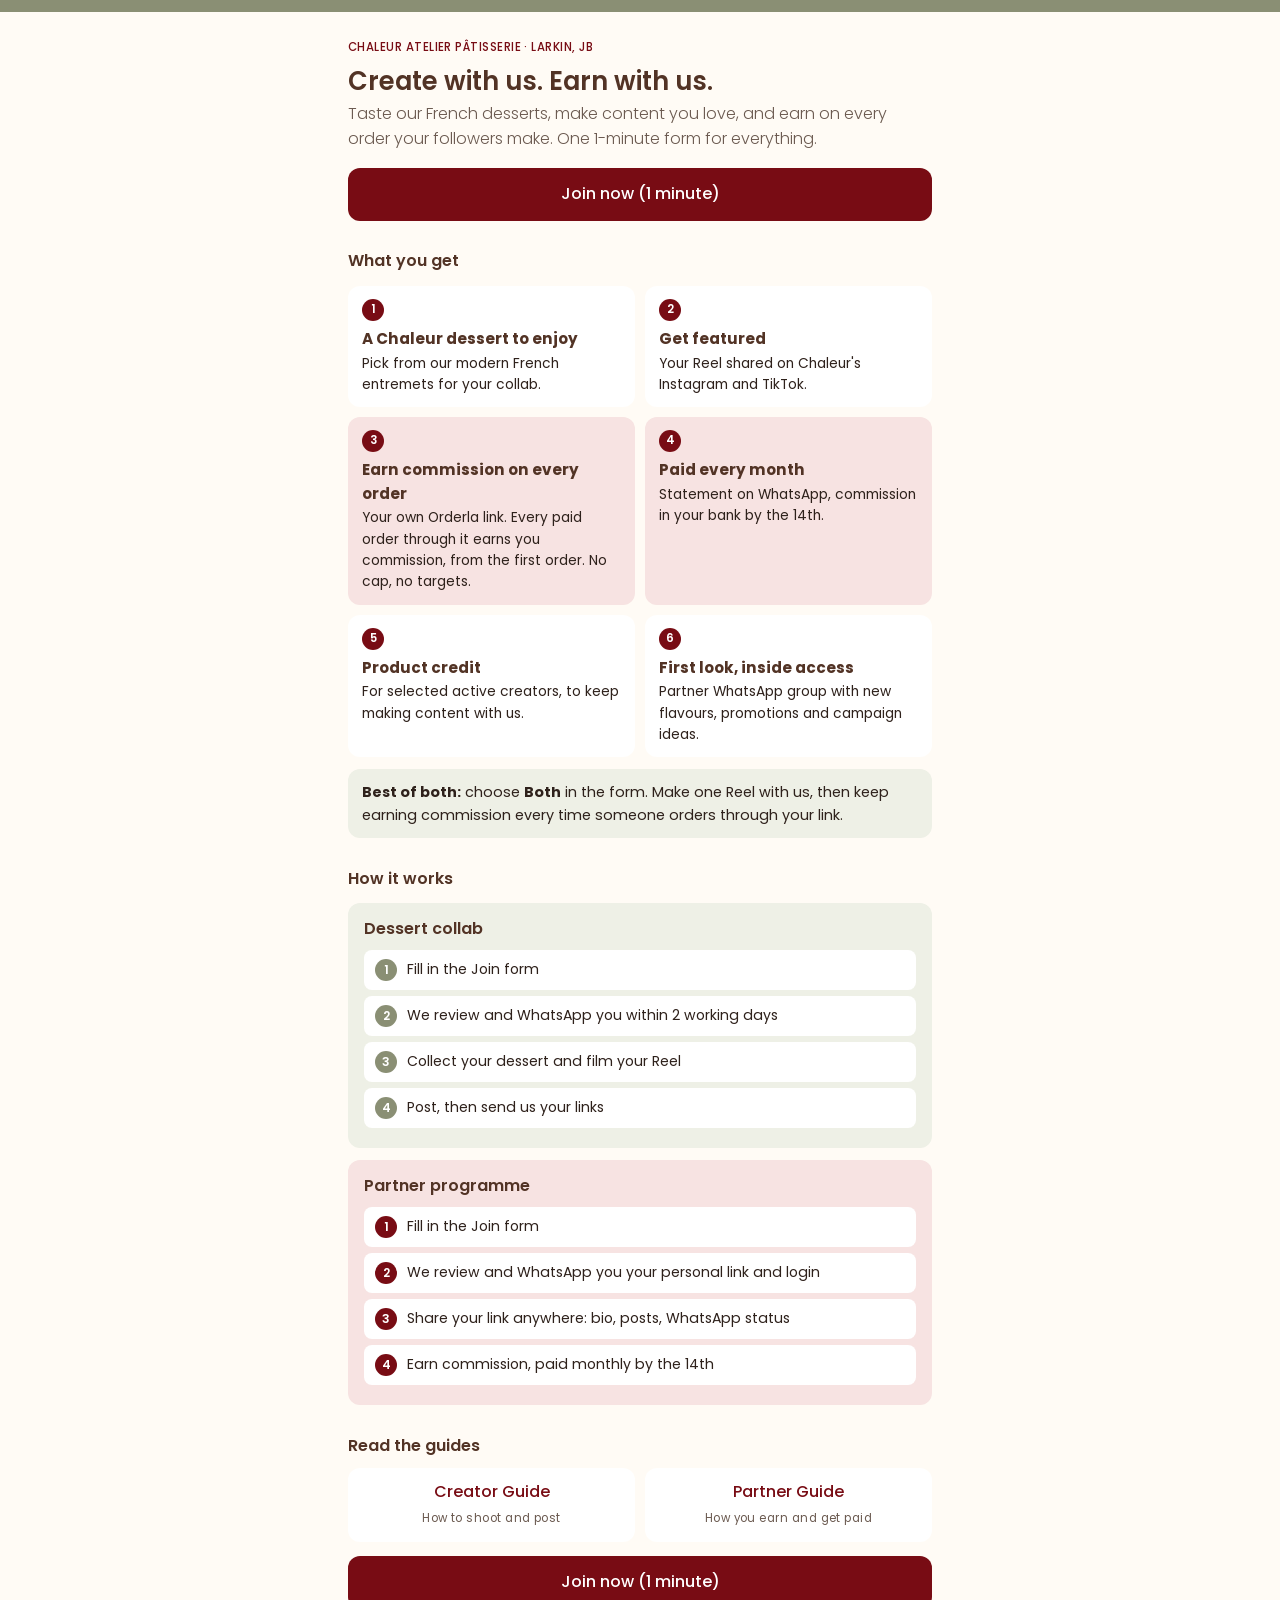
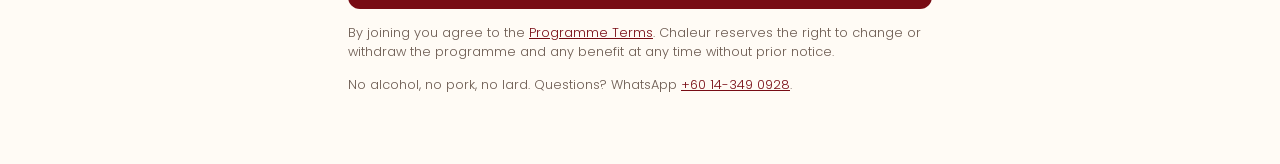
<file: index.html>
<!doctype html><html lang="en"><head><meta charset="utf-8"><meta name="robots" content="noindex,nofollow"><meta name="viewport" content="width=device-width,initial-scale=1"><title>Join Chaleur Atelier</title><link rel="stylesheet" href="style.css">
<style>
.perks{display:grid;grid-template-columns:1fr 1fr;gap:10px;margin:12px 0}
.perk{background:#fff;border-radius:12px;padding:12px 14px;font-size:.86rem}
.perk b{display:block;color:var(--brown);font-size:.95rem;margin-bottom:2px}
.perk .n{display:inline-flex;width:22px;height:22px;border-radius:50%;background:var(--burg);color:#fff;font-size:.72rem;font-weight:600;align-items:center;justify-content:center;margin-bottom:6px}
.perk.hl{background:var(--burgl)}
@media(max-width:520px){.perks{grid-template-columns:1fr}}
.both{background:var(--sagel);border-radius:12px;padding:12px 14px;font-size:.9rem;margin:10px 0}
.guides{display:grid;grid-template-columns:1fr 1fr;gap:10px}.guides a{display:block;text-align:center;background:#fff;border-radius:12px;padding:12px;text-decoration:none;font-weight:500}
</style></head><body><main>
<small>CHALEUR ATELIER PÂTISSERIE · LARKIN, JB</small>
<h1>Create with us. Earn with us.</h1>
<p>Taste our French desserts, make content you love, and earn on every order your followers make. One 1-minute form for everything.</p>
<a class="btn" href="https://docs.google.com/forms/d/e/1FAIpQLSdHO5ipUSz1OcPJUrtC7IP_7ts5UuP9NXcawH-YcSr8pkwVww/viewform">Join now (1 minute)</a>

<h2>What you get</h2>
<div class="perks">
<div class="perk"><span class="n">1</span><b>A Chaleur dessert to enjoy</b>Pick from our modern French entremets for your collab.</div>
<div class="perk"><span class="n">2</span><b>Get featured</b>Your Reel shared on Chaleur's Instagram and TikTok.</div>
<div class="perk hl"><span class="n">3</span><b>Earn commission on every order</b>Your own Orderla link. Every paid order through it earns you commission, from the first order. No cap, no targets.</div>
<div class="perk hl"><span class="n">4</span><b>Paid every month</b>Statement on WhatsApp, commission in your bank by the 14th.</div>
<div class="perk"><span class="n">5</span><b>Product credit</b>For selected active creators, to keep making content with us.</div>
<div class="perk"><span class="n">6</span><b>First look, inside access</b>Partner WhatsApp group with new flavours, promotions and campaign ideas.</div>
</div>
<div class="both"><b>Best of both:</b> choose <b>Both</b> in the form. Make one Reel with us, then keep earning commission every time someone orders through your link.</div>

<h2>How it works</h2>
<div class="lane collab"><b class="t">Dessert collab</b>
<div class="step"><i>1</i><span>Fill in the Join form</span></div>
<div class="step"><i>2</i><span>We review and WhatsApp you within 2 working days</span></div>
<div class="step"><i>3</i><span>Collect your dessert and film your Reel</span></div>
<div class="step"><i>4</i><span>Post, then send us your links</span></div></div>
<div class="lane partner"><b class="t">Partner programme</b>
<div class="step"><i>1</i><span>Fill in the Join form</span></div>
<div class="step"><i>2</i><span>We review and WhatsApp you your personal link and login</span></div>
<div class="step"><i>3</i><span>Share your link anywhere: bio, posts, WhatsApp status</span></div>
<div class="step"><i>4</i><span>Earn commission, paid monthly by the 14th</span></div></div>

<h2>Read the guides</h2>
<div class="guides"><a href="creator.html">Creator Guide<br><small style="color:var(--soft);font-weight:400">How to shoot and post</small></a><a href="partner.html">Partner Guide<br><small style="color:var(--soft);font-weight:400">How you earn and get paid</small></a></div>

<a class="btn" href="https://docs.google.com/forms/d/e/1FAIpQLSdHO5ipUSz1OcPJUrtC7IP_7ts5UuP9NXcawH-YcSr8pkwVww/viewform">Join now (1 minute)</a>
<p style="font-size:.8rem">By joining you agree to the <a href="terms.html">Programme Terms</a>. Chaleur reserves the right to change or withdraw the programme and any benefit at any time without prior notice.</p>
<p style="font-size:.8rem">No alcohol, no pork, no lard. Questions? WhatsApp <a href="https://wa.me/60143490928">+60 14-349 0928</a>.</p>
</main></body></html>
</file>
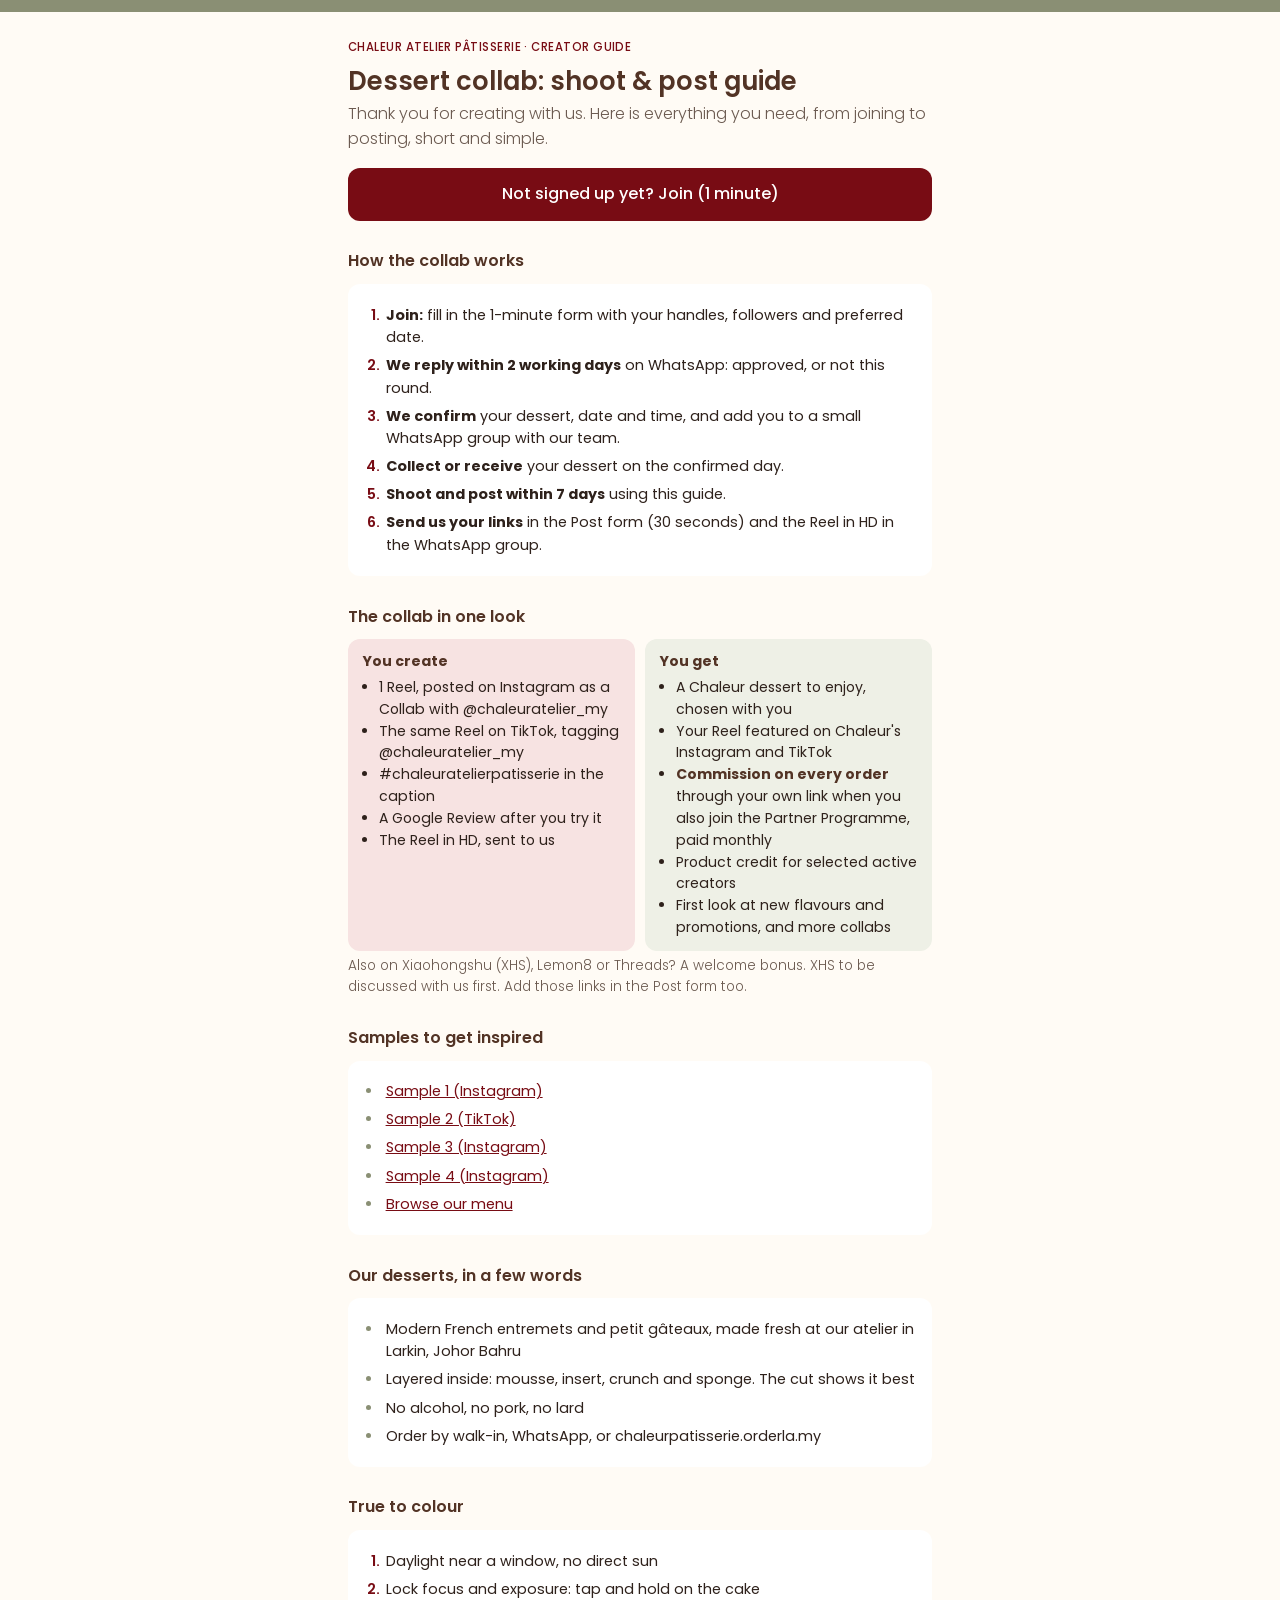
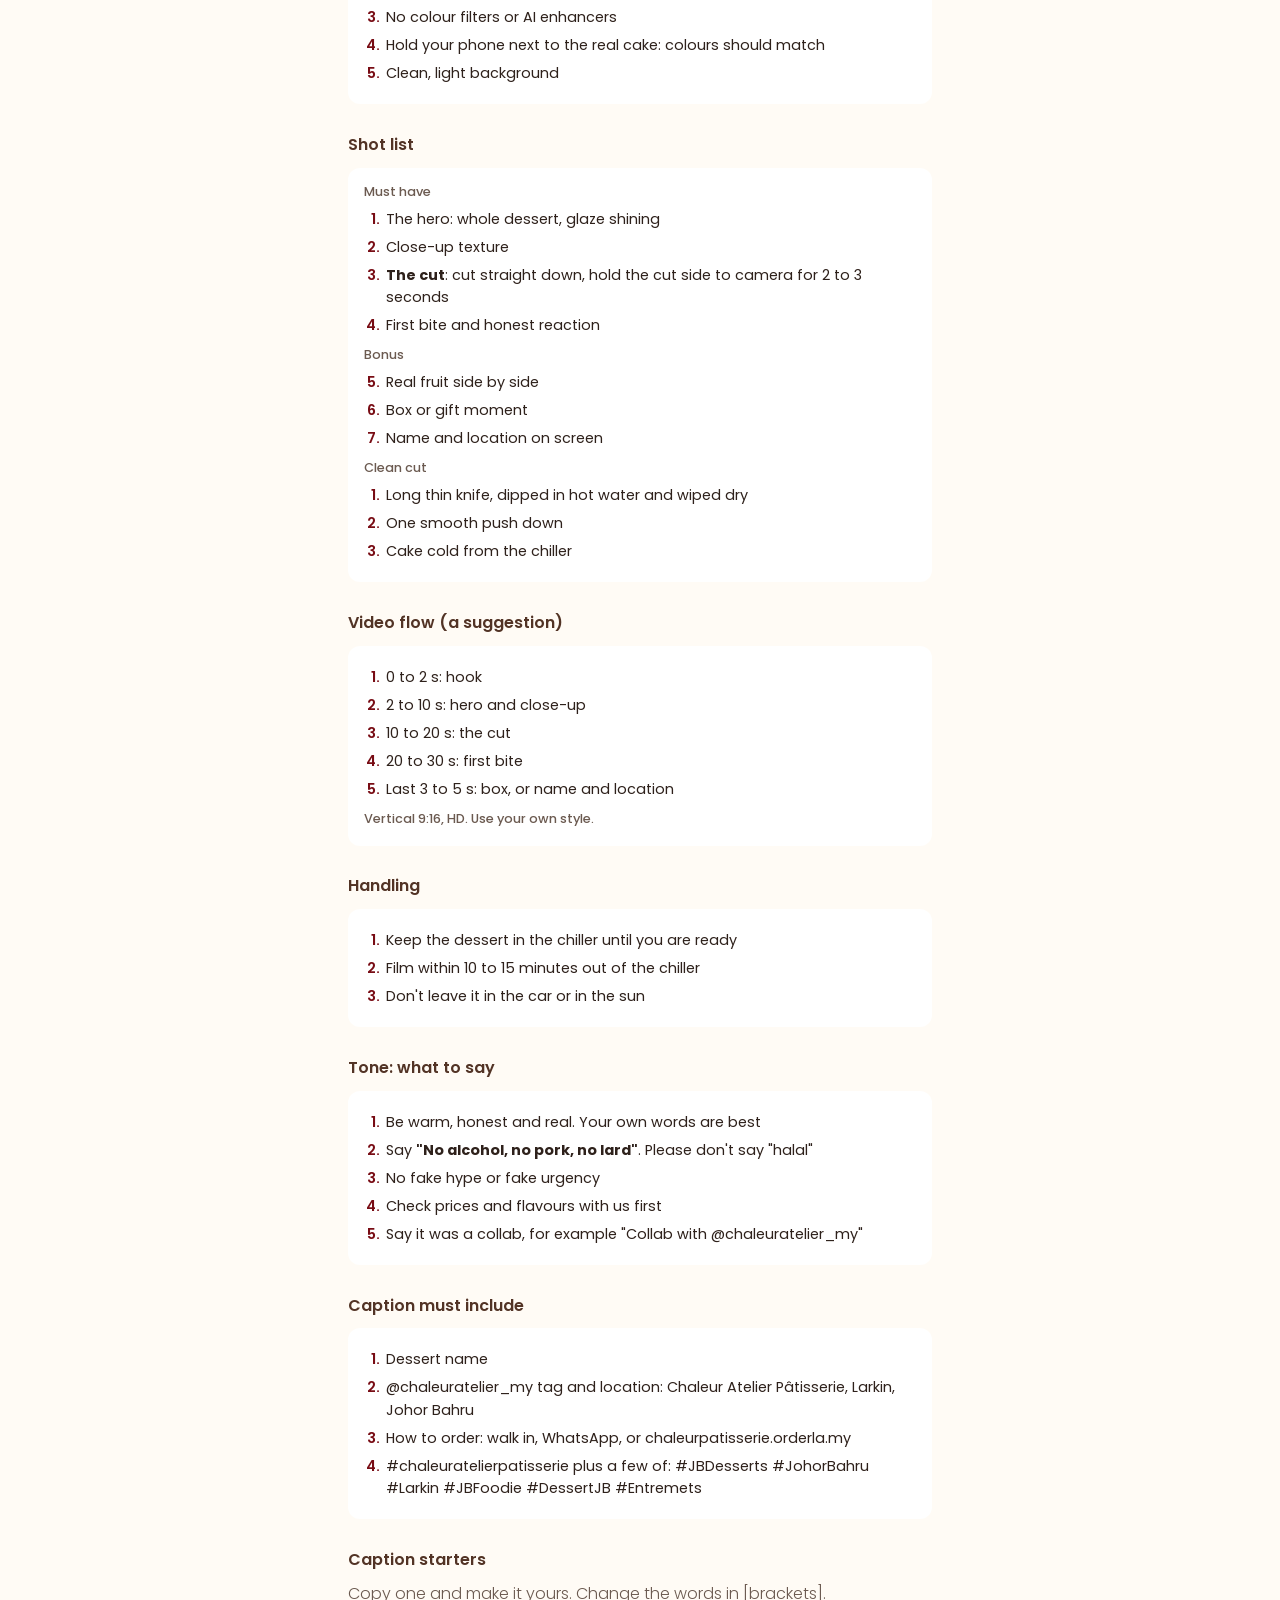
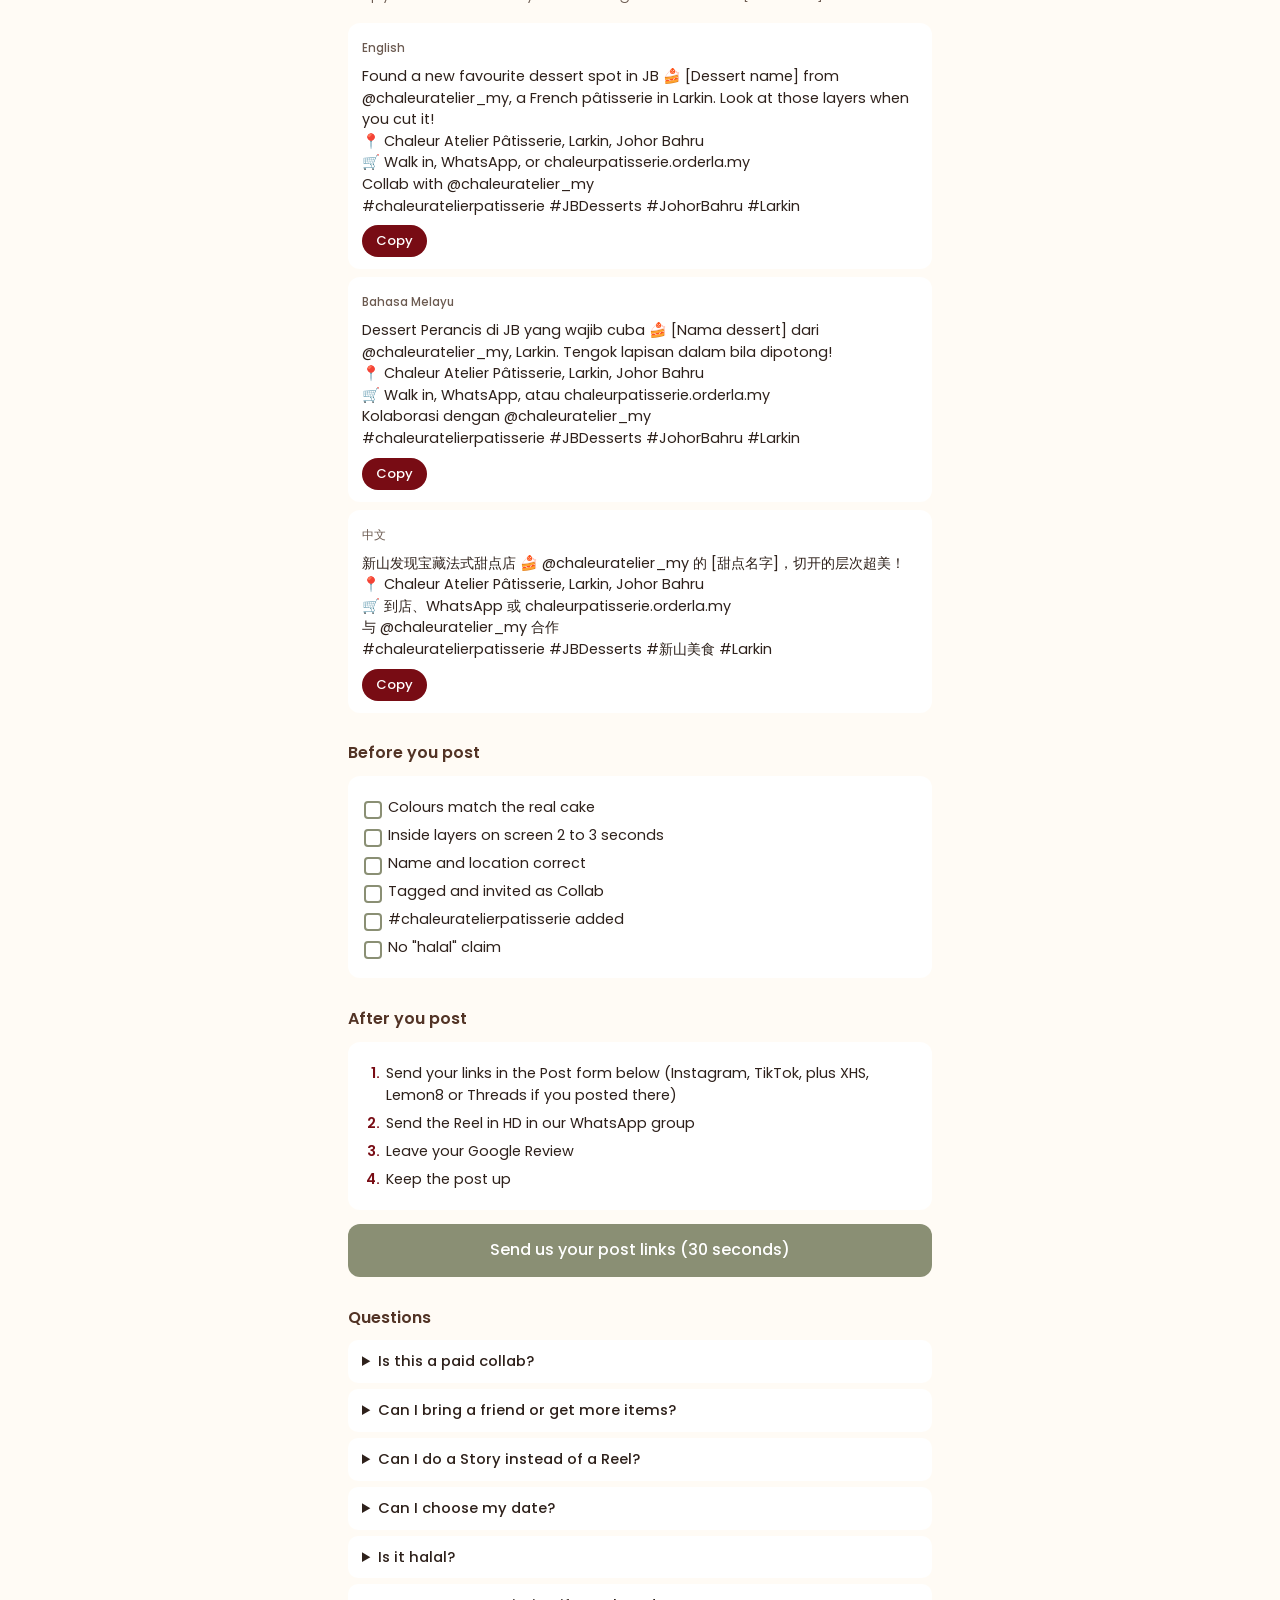
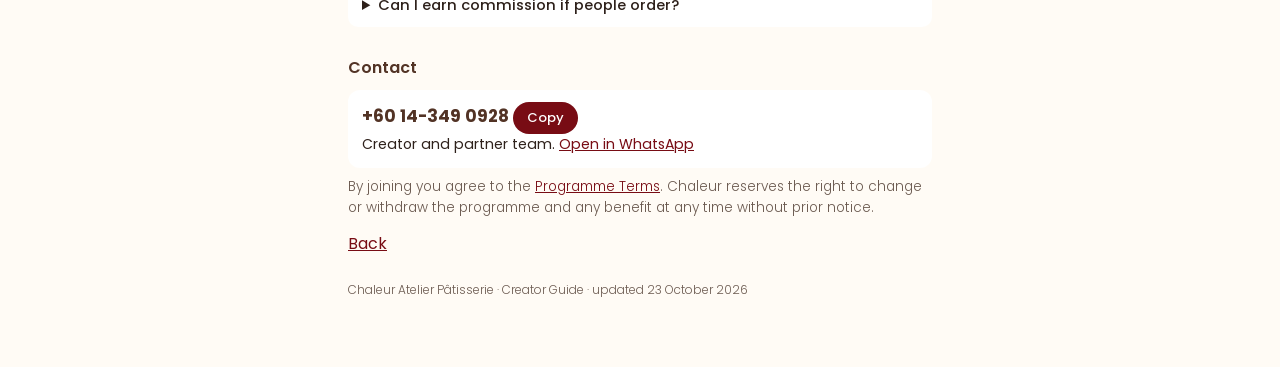
<file: creator.html>
<!doctype html><html lang="en"><head><meta charset="utf-8"><meta name="robots" content="noindex,nofollow"><meta name="viewport" content="width=device-width,initial-scale=1"><title>Creator Guide</title><link rel="stylesheet" href="style.css">
<style>
.card ul,.card ol{margin:0;padding-left:1.3em}.card li{margin:.4em 0;padding-left:.2em}
.card ul li::marker{color:var(--sage)}.card ol li::marker{color:var(--burg);font-weight:600}
.card ul.check{list-style:none;padding-left:0}.card ul.check li{position:relative;padding-left:1.7em}
.card ul.check li::before{content:"";position:absolute;left:0;top:.35em;width:.95em;height:.95em;border:2px solid var(--sage);border-radius:4px}
.card .sub{display:block;color:var(--soft);font-weight:500;font-size:.8rem;margin:.7em 0 .2em}.card .sub:first-child{margin-top:0}
.two{display:grid;grid-template-columns:1fr 1fr;gap:10px}@media(max-width:520px){.two{grid-template-columns:1fr}}
.give,.get{border-radius:12px;padding:12px 14px;font-size:.88rem}.give{background:var(--burgl)}.get{background:var(--sagel)}
.give b,.get b{color:var(--brown)}.give ul,.get ul{margin:.3em 0 0;padding-left:1.2em}
.cap{background:#fff;border-radius:12px;padding:12px 14px;margin:8px 0}
.cap small{color:var(--soft);font-weight:500;letter-spacing:0}
.cap pre{white-space:pre-wrap;font:.9rem/1.5 Poppins,sans-serif;margin:6px 0 8px}
.copy{font:500 .82rem Poppins,sans-serif;background:var(--burg);color:#fff;border:0;border-radius:999px;padding:6px 14px;cursor:pointer}
details{background:#fff;border-radius:10px;padding:10px 14px;margin:6px 0}summary{font-weight:500;cursor:pointer;font-size:.92rem}details p{margin:.5em 0 0;font-size:.88rem}
.contact{background:#fff;border-radius:12px;padding:12px 14px;margin:8px 0;font-size:.88rem}.contact b{font-size:1.05rem;color:var(--brown)}
</style></head><body><main>
<small>CHALEUR ATELIER PÂTISSERIE · CREATOR GUIDE</small>
<h1>Dessert collab: shoot &amp; post guide</h1>
<p>Thank you for creating with us. Here is everything you need, from joining to posting, short and simple.</p>
<a class="btn" href="https://docs.google.com/forms/d/e/1FAIpQLSdHO5ipUSz1OcPJUrtC7IP_7ts5UuP9NXcawH-YcSr8pkwVww/viewform">Not signed up yet? Join (1 minute)</a>

<h2>How the collab works</h2>
<div class="card"><ol>
<li><b>Join:</b> fill in the 1-minute form with your handles, followers and preferred date.</li>
<li><b>We reply within 2 working days</b> on WhatsApp: approved, or not this round.</li>
<li><b>We confirm</b> your dessert, date and time, and add you to a small WhatsApp group with our team.</li>
<li><b>Collect or receive</b> your dessert on the confirmed day.</li>
<li><b>Shoot and post within 7 days</b> using this guide.</li>
<li><b>Send us your links</b> in the Post form (30 seconds) and the Reel in HD in the WhatsApp group.</li>
</ol></div>

<h2>The collab in one look</h2>
<div class="two">
<div class="give"><b>You create</b><ul>
<li>1 Reel, posted on Instagram as a Collab with @chaleuratelier_my</li>
<li>The same Reel on TikTok, tagging @chaleuratelier_my</li>
<li>#chaleuratelierpatisserie in the caption</li>
<li>A Google Review after you try it</li>
<li>The Reel in HD, sent to us</li>
</ul></div>
<div class="get"><b>You get</b><ul>
<li>A Chaleur dessert to enjoy, chosen with you</li>
<li>Your Reel featured on Chaleur's Instagram and TikTok</li>
<li><b>Commission on every order</b> through your own link when you also join the Partner Programme, paid monthly</li>
<li>Product credit for selected active creators</li>
<li>First look at new flavours and promotions, and more collabs</li>
</ul></div>
</div>
<p style="font-size:.85rem">Also on Xiaohongshu (XHS), Lemon8 or Threads? A welcome bonus. XHS to be discussed with us first. Add those links in the Post form too.</p>

<h2>Samples to get inspired</h2>
<div class="card"><ul>
<li><a href="https://www.instagram.com/reel/Dc-u7ZSTT4_/">Sample 1 (Instagram)</a></li>
<li><a href="https://vt.tiktok.com/ZSboRBbAf/">Sample 2 (TikTok)</a></li>
<li><a href="https://www.instagram.com/reel/Ddioyhsvi8p/">Sample 3 (Instagram)</a></li>
<li><a href="https://www.instagram.com/reel/DcpaB1RSbHx/">Sample 4 (Instagram)</a></li>
<li><a href="https://chaleurpatisserie.orderla.my/chaleur-atelier-patisserie-larkin">Browse our menu</a></li>
</ul></div>

<h2>Our desserts, in a few words</h2>
<div class="card"><ul>
<li>Modern French entremets and petit gâteaux, made fresh at our atelier in Larkin, Johor Bahru</li>
<li>Layered inside: mousse, insert, crunch and sponge. The cut shows it best</li>
<li>No alcohol, no pork, no lard</li>
<li>Order by walk-in, WhatsApp, or chaleurpatisserie.orderla.my</li>
</ul></div>

<h2>True to colour</h2>
<div class="card"><ol>
<li>Daylight near a window, no direct sun</li>
<li>Lock focus and exposure: tap and hold on the cake</li>
<li>No colour filters or AI enhancers</li>
<li>Hold your phone next to the real cake: colours should match</li>
<li>Clean, light background</li>
</ol></div>

<h2>Shot list</h2>
<div class="card"><span class="sub">Must have</span><ol>
<li>The hero: whole dessert, glaze shining</li>
<li>Close-up texture</li>
<li><b>The cut</b>: cut straight down, hold the cut side to camera for 2 to 3 seconds</li>
<li>First bite and honest reaction</li>
</ol><span class="sub">Bonus</span><ol start="5">
<li>Real fruit side by side</li>
<li>Box or gift moment</li>
<li>Name and location on screen</li>
</ol><span class="sub">Clean cut</span><ol>
<li>Long thin knife, dipped in hot water and wiped dry</li>
<li>One smooth push down</li>
<li>Cake cold from the chiller</li>
</ol></div>

<h2>Video flow (a suggestion)</h2>
<div class="card"><ol>
<li>0 to 2 s: hook</li>
<li>2 to 10 s: hero and close-up</li>
<li>10 to 20 s: the cut</li>
<li>20 to 30 s: first bite</li>
<li>Last 3 to 5 s: box, or name and location</li>
</ol><span class="sub">Vertical 9:16, HD. Use your own style.</span></div>

<h2>Handling</h2>
<div class="card"><ol>
<li>Keep the dessert in the chiller until you are ready</li>
<li>Film within 10 to 15 minutes out of the chiller</li>
<li>Don't leave it in the car or in the sun</li>
</ol></div>

<h2>Tone: what to say</h2>
<div class="card"><ol>
<li>Be warm, honest and real. Your own words are best</li>
<li>Say <b>"No alcohol, no pork, no lard"</b>. Please don't say "halal"</li>
<li>No fake hype or fake urgency</li>
<li>Check prices and flavours with us first</li>
<li>Say it was a collab, for example "Collab with @chaleuratelier_my"</li>
</ol></div>

<h2>Caption must include</h2>
<div class="card"><ol>
<li>Dessert name</li>
<li>@chaleuratelier_my tag and location: Chaleur Atelier Pâtisserie, Larkin, Johor Bahru</li>
<li>How to order: walk in, WhatsApp, or chaleurpatisserie.orderla.my</li>
<li>#chaleuratelierpatisserie plus a few of: #JBDesserts #JohorBahru #Larkin #JBFoodie #DessertJB #Entremets</li>
</ol></div>

<h2>Caption starters</h2>
<p>Copy one and make it yours. Change the words in [brackets].</p>
<div class="cap"><small>English</small><pre id="c1">Found a new favourite dessert spot in JB 🍰 [Dessert name] from @chaleuratelier_my, a French pâtisserie in Larkin. Look at those layers when you cut it!
📍 Chaleur Atelier Pâtisserie, Larkin, Johor Bahru
🛒 Walk in, WhatsApp, or chaleurpatisserie.orderla.my
Collab with @chaleuratelier_my
#chaleuratelierpatisserie #JBDesserts #JohorBahru #Larkin</pre><button class="copy" type="button" data-for="c1">Copy</button></div>
<div class="cap"><small>Bahasa Melayu</small><pre id="c2">Dessert Perancis di JB yang wajib cuba 🍰 [Nama dessert] dari @chaleuratelier_my, Larkin. Tengok lapisan dalam bila dipotong!
📍 Chaleur Atelier Pâtisserie, Larkin, Johor Bahru
🛒 Walk in, WhatsApp, atau chaleurpatisserie.orderla.my
Kolaborasi dengan @chaleuratelier_my
#chaleuratelierpatisserie #JBDesserts #JohorBahru #Larkin</pre><button class="copy" type="button" data-for="c2">Copy</button></div>
<div class="cap"><small>中文</small><pre id="c3">新山发现宝藏法式甜点店 🍰 @chaleuratelier_my 的 [甜点名字]，切开的层次超美！
📍 Chaleur Atelier Pâtisserie, Larkin, Johor Bahru
🛒 到店、WhatsApp 或 chaleurpatisserie.orderla.my
与 @chaleuratelier_my 合作
#chaleuratelierpatisserie #JBDesserts #新山美食 #Larkin</pre><button class="copy" type="button" data-for="c3">Copy</button></div>

<h2>Before you post</h2>
<div class="card"><ul class="check">
<li>Colours match the real cake</li>
<li>Inside layers on screen 2 to 3 seconds</li>
<li>Name and location correct</li>
<li>Tagged and invited as Collab</li>
<li>#chaleuratelierpatisserie added</li>
<li>No "halal" claim</li>
</ul></div>

<h2>After you post</h2>
<div class="card"><ol>
<li>Send your links in the Post form below (Instagram, TikTok, plus XHS, Lemon8 or Threads if you posted there)</li>
<li>Send the Reel in HD in our WhatsApp group</li>
<li>Leave your Google Review</li>
<li>Keep the post up</li>
</ol></div>
<a class="btn alt" href="https://docs.google.com/forms/d/e/1FAIpQLSePKLg3QSLwCU0kNHWuAoj5rU2B3L2ex68VSNQQ0ISmBloSYA/viewform">Send us your post links (30 seconds)</a>

<h2>Questions</h2>
<details><summary>Is this a paid collab?</summary><p>Our collabs are a dessert experience in exchange for a Reel. If you work on paid rates, send your rate card to our team and we'll come back to you.</p></details>
<details><summary>Can I bring a friend or get more items?</summary><p>Ask our team in WhatsApp. We'll check and come back to you.</p></details>
<details><summary>Can I do a Story instead of a Reel?</summary><p>Our collab is one Reel, as it stays on your profile. Ask us if you have another idea.</p></details>
<details><summary>Can I choose my date?</summary><p>Put your preferred date in the form. We confirm it once your collab is approved.</p></details>
<details><summary>Is it halal?</summary><p>No alcohol, no pork, no lard.</p></details>
<details><summary>Can I earn commission if people order?</summary><p>Yes, through our Partner Programme: you earn commission on every order through your own link. See the <a href="partner.html">Partner Guide</a>.</p></details>

<h2>Contact</h2>
<div class="contact"><b>+60 14-349 0928</b> <button class="copy" type="button" data-text="+60143490928">Copy</button><br>Creator and partner team. <a href="https://wa.me/60143490928">Open in WhatsApp</a></div>

<p style="font-size:.85rem">By joining you agree to the <a href="terms.html">Programme Terms</a>. Chaleur reserves the right to change or withdraw the programme and any benefit at any time without prior notice.</p>
<a href="index.html">Back</a>
<p style="font-size:.75rem;margin-top:24px">Chaleur Atelier Pâtisserie · Creator Guide · updated 23 October 2026</p>
</main>
<script>
document.querySelectorAll('.copy').forEach(function(b){b.addEventListener('click',function(){
var t=b.dataset.text||document.getElementById(b.dataset.for).textContent,l=b.textContent;
function ok(){b.textContent='Copied';setTimeout(function(){b.textContent=l;},1500);}
try{navigator.clipboard.writeText(t).then(ok,function(){b.textContent='Press and hold to copy';});}catch(e){b.textContent='Press and hold to copy';}
});});
</script>
</body></html>
</file>
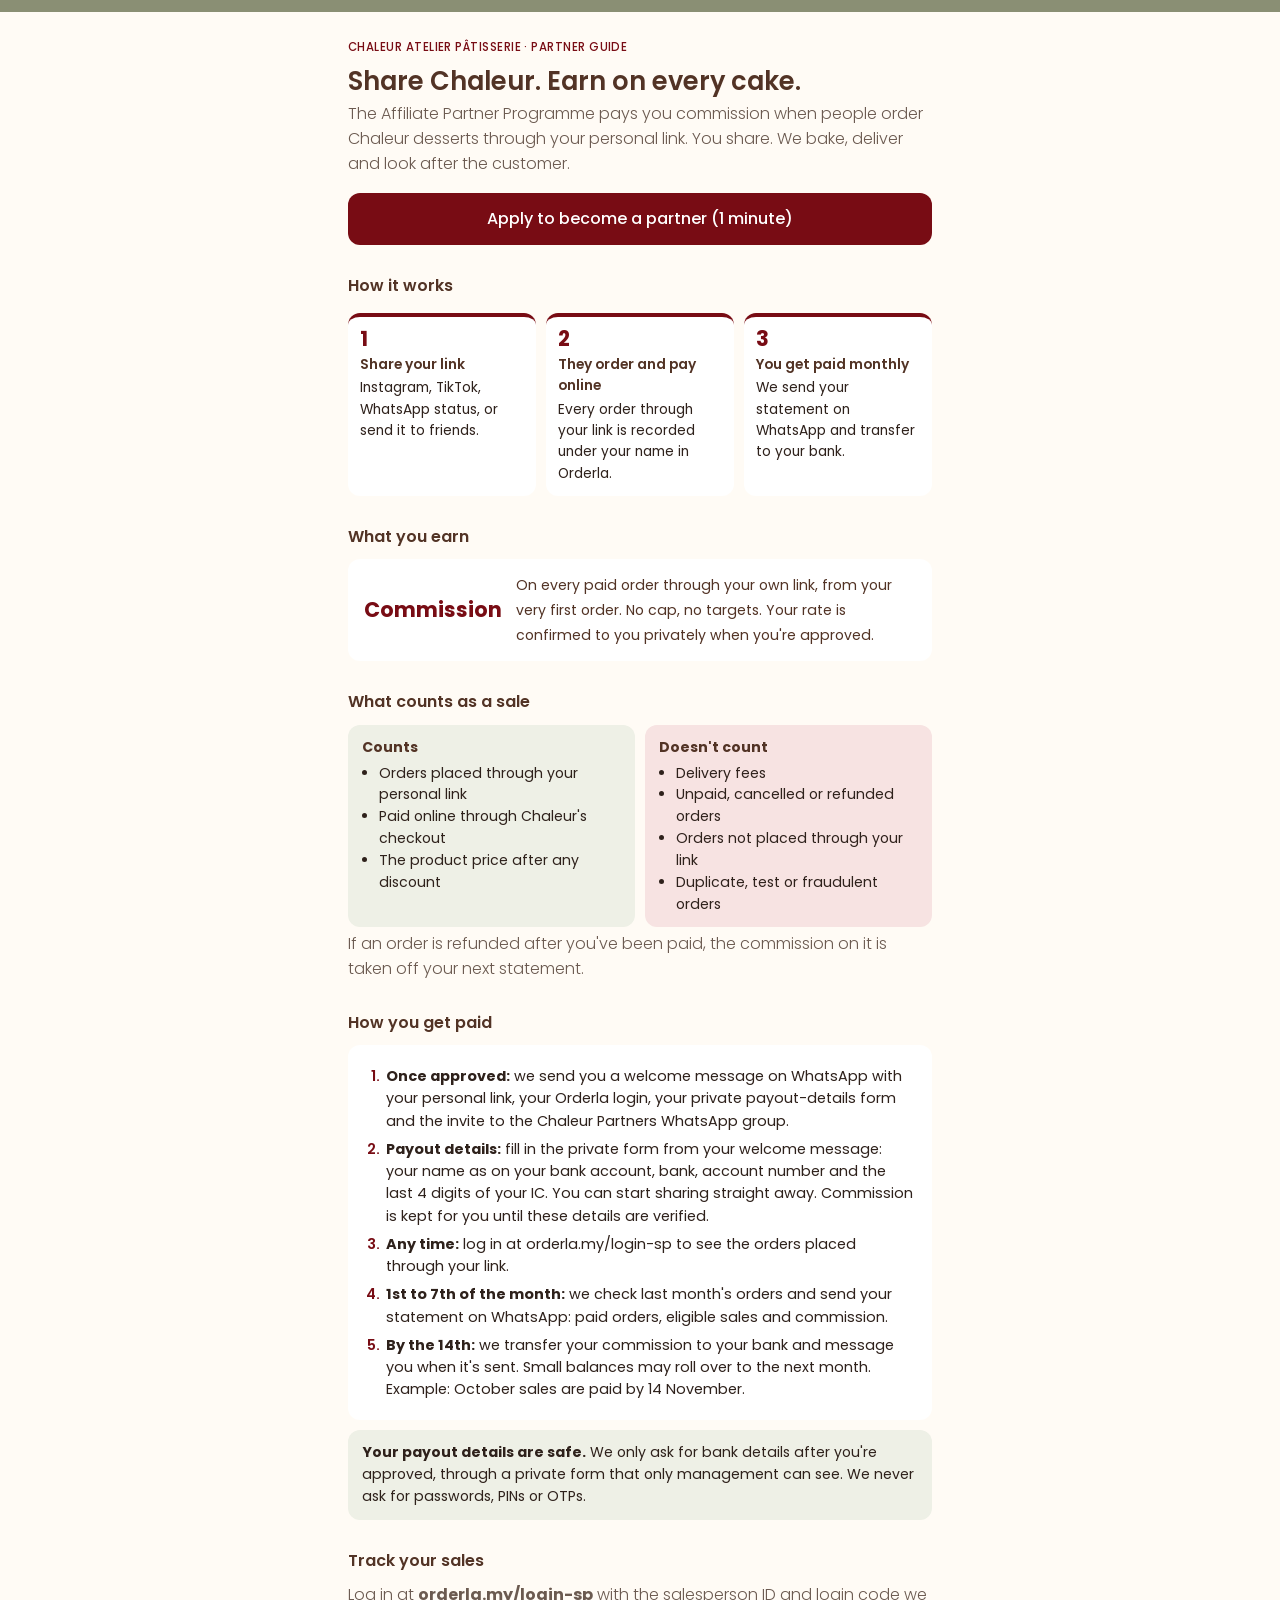
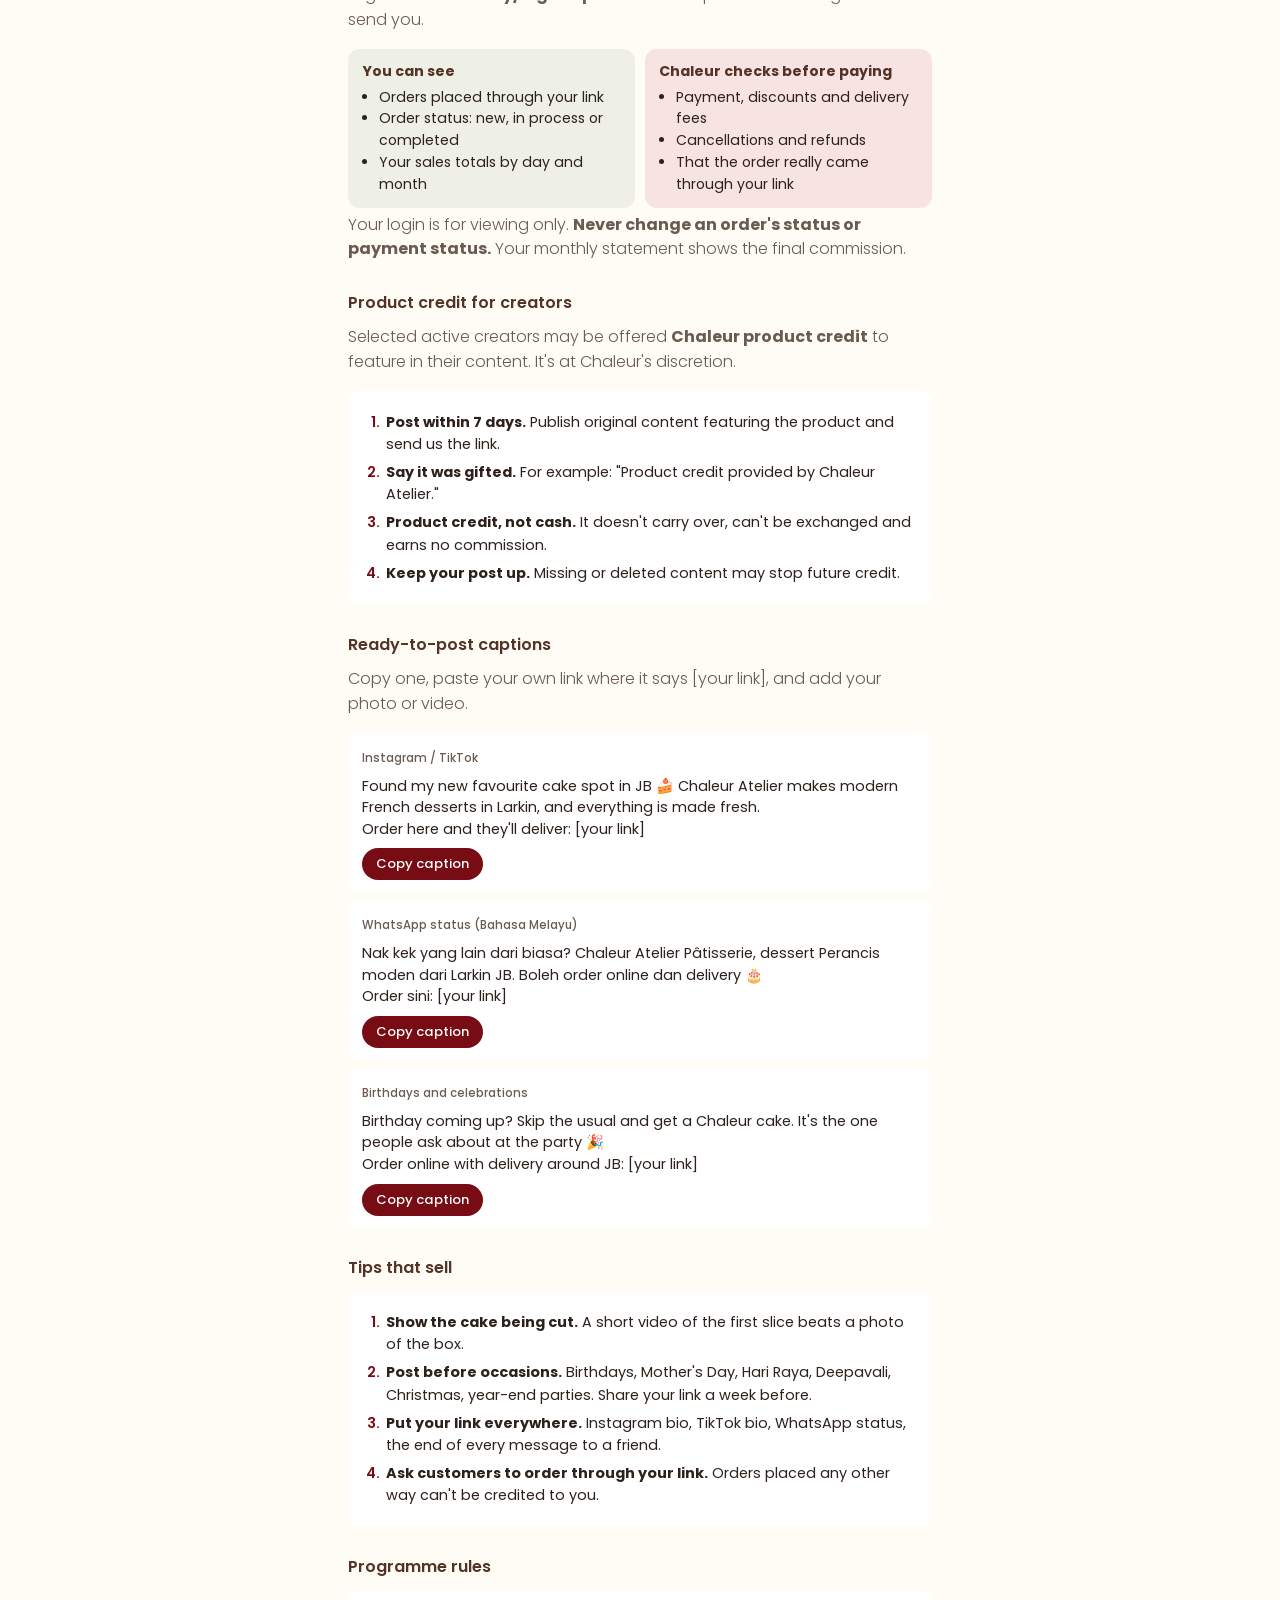
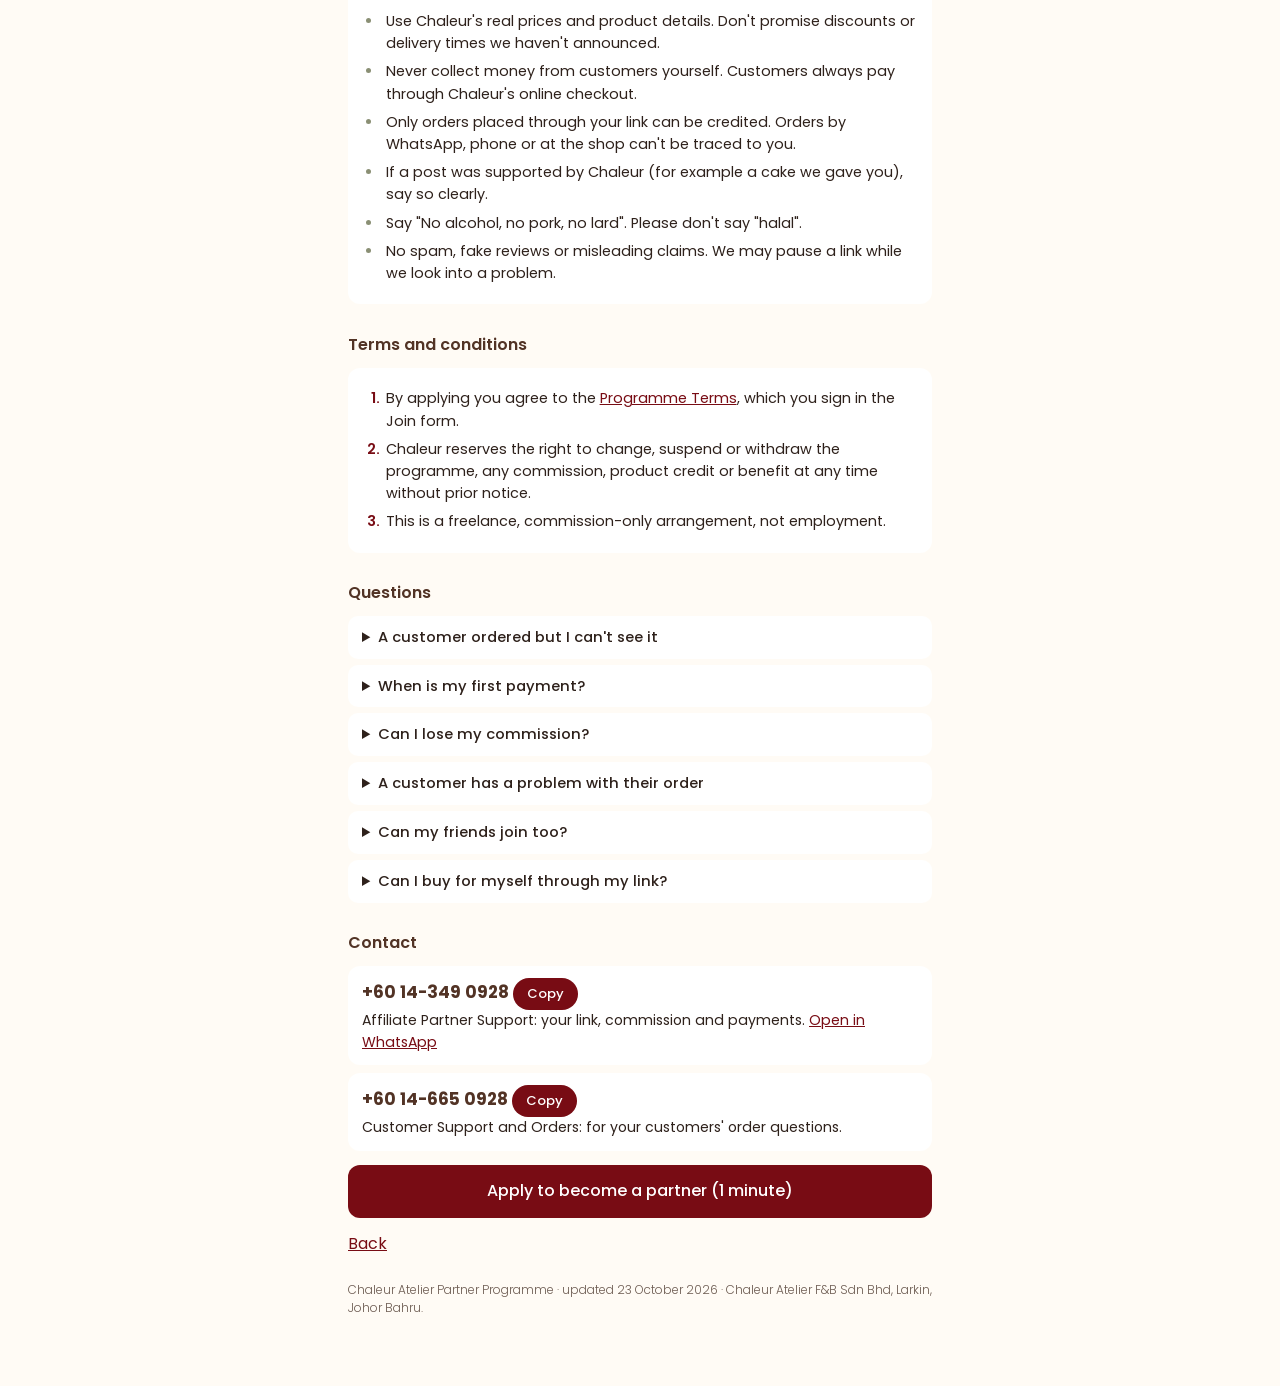
<file: partner.html>
<!doctype html><html lang="en"><head><meta charset="utf-8"><meta name="robots" content="noindex,nofollow"><meta name="viewport" content="width=device-width,initial-scale=1"><title>Partner Guide</title><link rel="stylesheet" href="style.css">
<style>
.card ul,.card ol{margin:0;padding-left:1.3em}.card li{margin:.4em 0;padding-left:.2em}
.card ul li::marker{color:var(--sage)}.card ol li::marker{color:var(--burg);font-weight:600}
.steps3{display:grid;grid-template-columns:repeat(3,1fr);gap:10px;margin:14px 0}
.steps3 div{background:#fff;border-radius:12px;padding:12px;border-top:4px solid var(--burg);font-size:.86rem}
.steps3 b{display:block;color:var(--burg);font-size:1.3rem;line-height:1}
.steps3 i{display:block;font-style:normal;font-weight:600;color:var(--brown);margin:4px 0 2px}
@media(max-width:520px){.steps3{grid-template-columns:1fr}}
.rate{display:flex;gap:14px;align-items:center;background:#fff;border-radius:12px;padding:14px 16px}
.rate b{font-size:1.3rem;color:var(--burg);line-height:1}
table{width:100%;border-collapse:collapse;font-size:.88rem;background:#fff;border-radius:12px;overflow:hidden}
th,td{text-align:left;padding:9px 12px;border-bottom:1px solid #f0e8e2}th{font-size:.72rem;color:var(--soft);font-weight:500;text-transform:uppercase;letter-spacing:.04em}
td.r,th.r{text-align:right}
.two{display:grid;grid-template-columns:1fr 1fr;gap:10px}@media(max-width:520px){.two{grid-template-columns:1fr}}
.yes{background:var(--sagel)}.no{background:var(--burgl)}
.yes,.no{border-radius:12px;padding:12px 14px;font-size:.88rem}.yes ul,.no ul{margin:.3em 0 0;padding-left:1.2em}
.yes b,.no b{color:var(--brown)}
.cap{background:#fff;border-radius:12px;padding:12px 14px;margin:8px 0}
.cap small{color:var(--soft);font-weight:500;letter-spacing:0}
.cap pre{white-space:pre-wrap;font:.9rem/1.5 Poppins,sans-serif;margin:6px 0 8px}
.copy{font:500 .82rem Poppins,sans-serif;background:var(--burg);color:#fff;border:0;border-radius:999px;padding:6px 14px;cursor:pointer}
details{background:#fff;border-radius:10px;padding:10px 14px;margin:6px 0}summary{font-weight:500;cursor:pointer;font-size:.92rem}details p{margin:.5em 0 0;font-size:.88rem}
.notice{background:var(--sagel);border-radius:12px;padding:12px 14px;font-size:.88rem;margin:10px 0}
.contact{background:#fff;border-radius:12px;padding:12px 14px;margin:8px 0;font-size:.88rem}.contact b{font-size:1.05rem;color:var(--brown)}
</style></head><body><main>
<small>CHALEUR ATELIER PÂTISSERIE · PARTNER GUIDE</small>
<h1>Share Chaleur. Earn on every cake.</h1>
<p>The Affiliate Partner Programme pays you commission when people order Chaleur desserts through your personal link. You share. We bake, deliver and look after the customer.</p>
<a class="btn" href="https://docs.google.com/forms/d/e/1FAIpQLSdHO5ipUSz1OcPJUrtC7IP_7ts5UuP9NXcawH-YcSr8pkwVww/viewform">Apply to become a partner (1 minute)</a>

<h2>How it works</h2>
<div class="steps3">
<div><b>1</b><i>Share your link</i>Instagram, TikTok, WhatsApp status, or send it to friends.</div>
<div><b>2</b><i>They order and pay online</i>Every order through your link is recorded under your name in Orderla.</div>
<div><b>3</b><i>You get paid monthly</i>We send your statement on WhatsApp and transfer to your bank.</div>
</div>

<h2>What you earn</h2>
<div class="rate"><b>Commission</b><div><span style="font-size:.88rem;color:var(--brown)">On every paid order through your own link, from your very first order. No cap, no targets. Your rate is confirmed to you privately when you're approved.</span></div></div>

<h2>What counts as a sale</h2>
<div class="two">
<div class="yes"><b>Counts</b><ul><li>Orders placed through your personal link</li><li>Paid online through Chaleur's checkout</li><li>The product price after any discount</li></ul></div>
<div class="no"><b>Doesn't count</b><ul><li>Delivery fees</li><li>Unpaid, cancelled or refunded orders</li><li>Orders not placed through your link</li><li>Duplicate, test or fraudulent orders</li></ul></div>
</div>
<p>If an order is refunded after you've been paid, the commission on it is taken off your next statement.</p>

<h2>How you get paid</h2>
<div class="card"><ol>
<li><b>Once approved:</b> we send you a welcome message on WhatsApp with your personal link, your Orderla login, your private payout-details form and the invite to the Chaleur Partners WhatsApp group.</li>
<li><b>Payout details:</b> fill in the private form from your welcome message: your name as on your bank account, bank, account number and the last 4 digits of your IC. You can start sharing straight away. Commission is kept for you until these details are verified.</li>
<li><b>Any time:</b> log in at orderla.my/login-sp to see the orders placed through your link.</li>
<li><b>1st to 7th of the month:</b> we check last month's orders and send your statement on WhatsApp: paid orders, eligible sales and commission.</li>
<li><b>By the 14th:</b> we transfer your commission to your bank and message you when it's sent. Small balances may roll over to the next month. Example: October sales are paid by 14 November.</li>
</ol></div>
<div class="notice"><b>Your payout details are safe.</b> We only ask for bank details after you're approved, through a private form that only management can see. We never ask for passwords, PINs or OTPs.</div>

<h2>Track your sales</h2>
<p>Log in at <b>orderla.my/login-sp</b> with the salesperson ID and login code we send you.</p>
<div class="two">
<div class="yes"><b>You can see</b><ul><li>Orders placed through your link</li><li>Order status: new, in process or completed</li><li>Your sales totals by day and month</li></ul></div>
<div class="no"><b>Chaleur checks before paying</b><ul><li>Payment, discounts and delivery fees</li><li>Cancellations and refunds</li><li>That the order really came through your link</li></ul></div>
</div>
<p>Your login is for viewing only. <b>Never change an order's status or payment status.</b> Your monthly statement shows the final commission.</p>

<h2>Product credit for creators</h2>
<p>Selected active creators may be offered <b>Chaleur product credit</b> to feature in their content. It's at Chaleur's discretion.</p>
<div class="card"><ol>
<li><b>Post within 7 days.</b> Publish original content featuring the product and send us the link.</li>
<li><b>Say it was gifted.</b> For example: "Product credit provided by Chaleur Atelier."</li>
<li><b>Product credit, not cash.</b> It doesn't carry over, can't be exchanged and earns no commission.</li>
<li><b>Keep your post up.</b> Missing or deleted content may stop future credit.</li>
</ol></div>

<h2>Ready-to-post captions</h2>
<p>Copy one, paste your own link where it says [your link], and add your photo or video.</p>
<div class="cap"><small>Instagram / TikTok</small><pre id="c1">Found my new favourite cake spot in JB 🍰 Chaleur Atelier makes modern French desserts in Larkin, and everything is made fresh.
Order here and they'll deliver: [your link]</pre><button class="copy" type="button" data-for="c1">Copy caption</button></div>
<div class="cap"><small>WhatsApp status (Bahasa Melayu)</small><pre id="c2">Nak kek yang lain dari biasa? Chaleur Atelier Pâtisserie, dessert Perancis moden dari Larkin JB. Boleh order online dan delivery 🎂
Order sini: [your link]</pre><button class="copy" type="button" data-for="c2">Copy caption</button></div>
<div class="cap"><small>Birthdays and celebrations</small><pre id="c3">Birthday coming up? Skip the usual and get a Chaleur cake. It's the one people ask about at the party 🎉
Order online with delivery around JB: [your link]</pre><button class="copy" type="button" data-for="c3">Copy caption</button></div>

<h2>Tips that sell</h2>
<div class="card"><ol>
<li><b>Show the cake being cut.</b> A short video of the first slice beats a photo of the box.</li>
<li><b>Post before occasions.</b> Birthdays, Mother's Day, Hari Raya, Deepavali, Christmas, year-end parties. Share your link a week before.</li>
<li><b>Put your link everywhere.</b> Instagram bio, TikTok bio, WhatsApp status, the end of every message to a friend.</li>
<li><b>Ask customers to order through your link.</b> Orders placed any other way can't be credited to you.</li>
</ol></div>

<h2>Programme rules</h2>
<div class="card"><ul>
<li>Use Chaleur's real prices and product details. Don't promise discounts or delivery times we haven't announced.</li>
<li>Never collect money from customers yourself. Customers always pay through Chaleur's online checkout.</li>
<li>Only orders placed through your link can be credited. Orders by WhatsApp, phone or at the shop can't be traced to you.</li>
<li>If a post was supported by Chaleur (for example a cake we gave you), say so clearly.</li>
<li>Say "No alcohol, no pork, no lard". Please don't say "halal".</li>
<li>No spam, fake reviews or misleading claims. We may pause a link while we look into a problem.</li>
</ul></div>

<h2>Terms and conditions</h2>
<div class="card"><ol>
<li>By applying you agree to the <a href="terms.html">Programme Terms</a>, which you sign in the Join form.</li>
<li>Chaleur reserves the right to change, suspend or withdraw the programme, any commission, product credit or benefit at any time without prior notice.</li>
<li>This is a freelance, commission-only arrangement, not employment.</li>
</ol></div>

<h2>Questions</h2>
<details><summary>A customer ordered but I can't see it</summary><p>The customer needs to order through your link. Check your Orderla login first. If it's still missing, send Affiliate Support the order number and the customer's name.</p></details>
<details><summary>When is my first payment?</summary><p>Sales are counted by calendar month and paid by the 14th of the following month. November sales are paid by 14 December. Your payout details need to be verified first.</p></details>
<details><summary>Can I lose my commission?</summary><p>Commission you've earned stays yours. Only refunded, cancelled or ineligible orders are taken off, and you'll see any change on your statement.</p></details>
<details><summary>A customer has a problem with their order</summary><p>Send them to Chaleur Customer Support on +60 14-665 0928. We handle orders, delivery and after-sales.</p></details>
<details><summary>Can my friends join too?</summary><p>Yes. Send them this guide; the Apply button is at the top.</p></details>
<details><summary>Can I buy for myself through my link?</summary><p>Orders arranged mainly to earn commission don't count. If you'd like product for content, ask us about product credit.</p></details>

<h2>Contact</h2>
<div class="contact"><b>+60 14-349 0928</b> <button class="copy" type="button" data-text="+60143490928">Copy</button><br>Affiliate Partner Support: your link, commission and payments. <a href="https://wa.me/60143490928">Open in WhatsApp</a></div>
<div class="contact"><b>+60 14-665 0928</b> <button class="copy" type="button" data-text="+60146650928">Copy</button><br>Customer Support and Orders: for your customers' order questions.</div>

<a class="btn" href="https://docs.google.com/forms/d/e/1FAIpQLSdHO5ipUSz1OcPJUrtC7IP_7ts5UuP9NXcawH-YcSr8pkwVww/viewform">Apply to become a partner (1 minute)</a>
<a href="index.html">Back</a>
<p style="font-size:.75rem;margin-top:24px">Chaleur Atelier Partner Programme · updated 23 October 2026 · Chaleur Atelier F&amp;B Sdn Bhd, Larkin, Johor Bahru.</p>
</main>
<script>
(function(){
document.querySelectorAll('.copy').forEach(function(b){b.addEventListener('click',function(){
var t=b.dataset.text||document.getElementById(b.dataset.for).textContent,l=b.textContent;
function ok(){b.textContent='Copied';setTimeout(function(){b.textContent=l;},1500);}
try{navigator.clipboard.writeText(t).then(ok,function(){b.textContent='Press and hold to copy';});}catch(e){b.textContent='Press and hold to copy';}
});});
})();
</script>
</body></html>
</file>
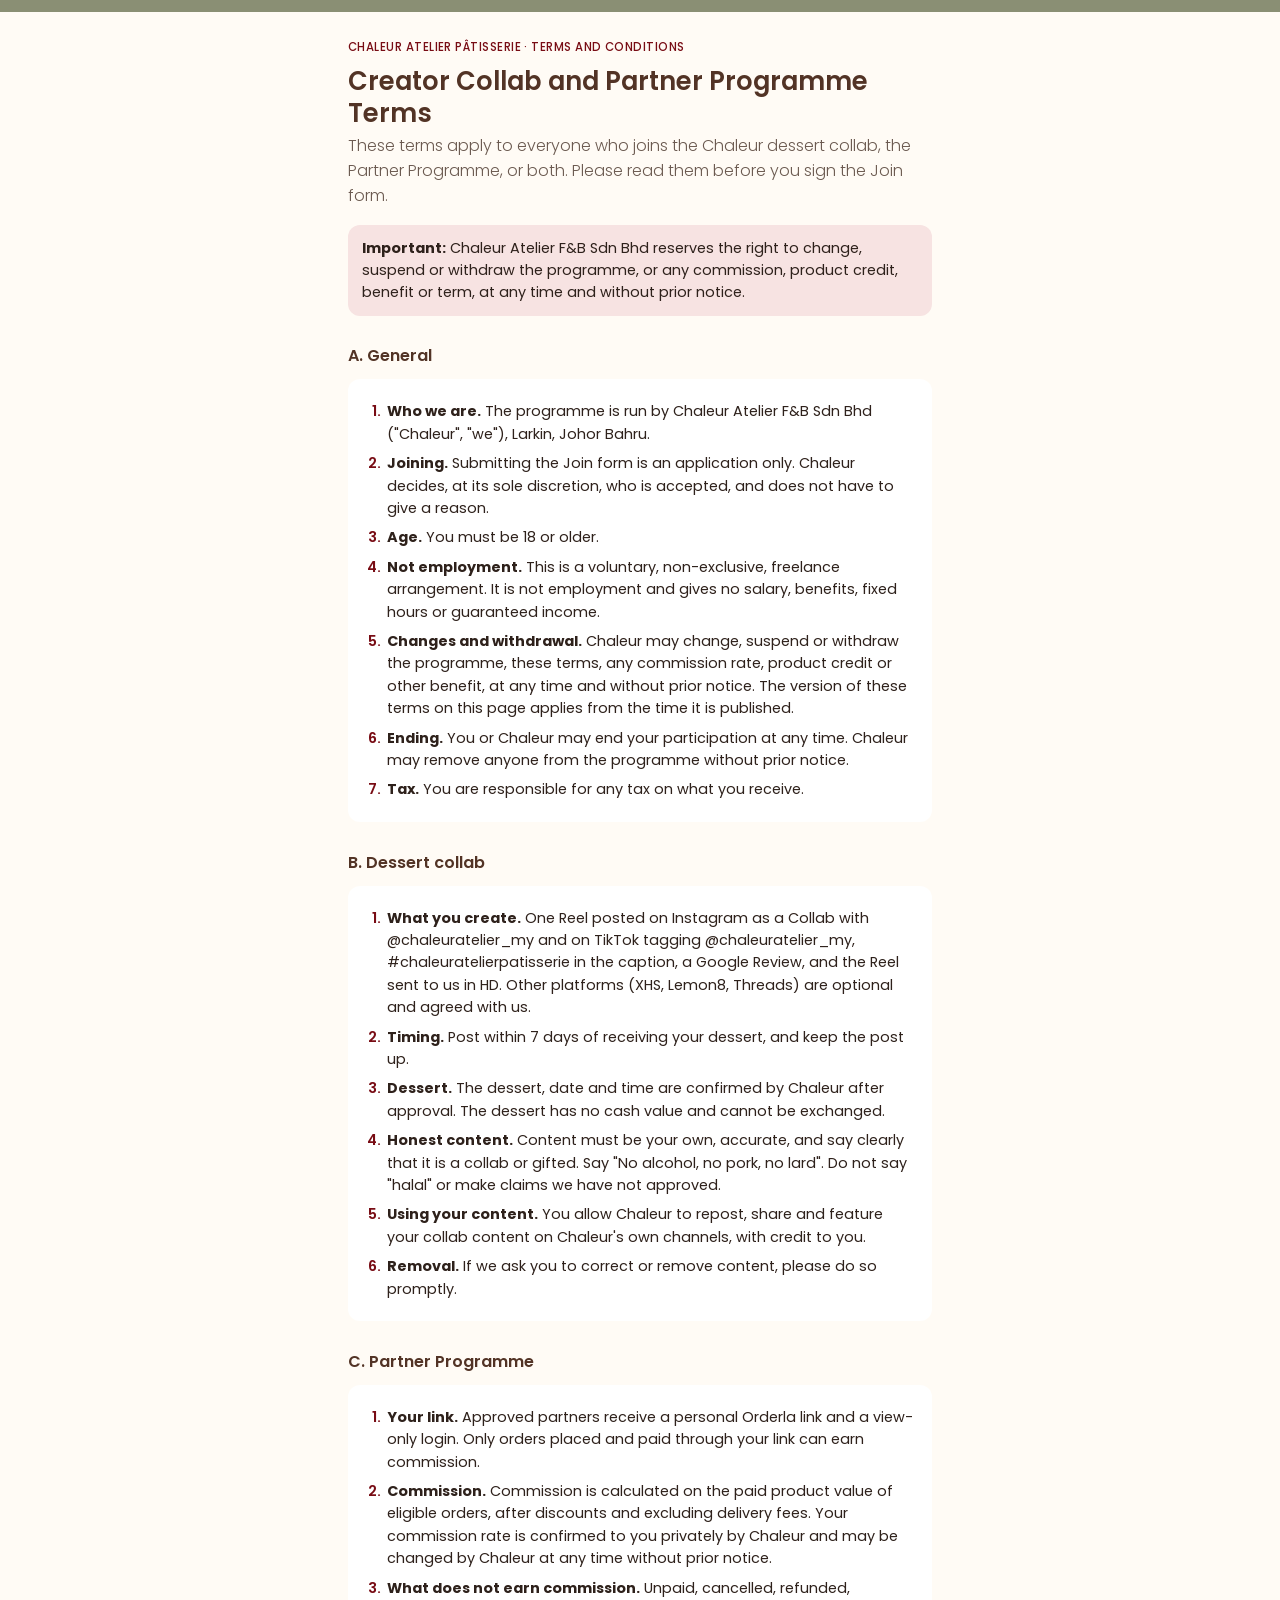
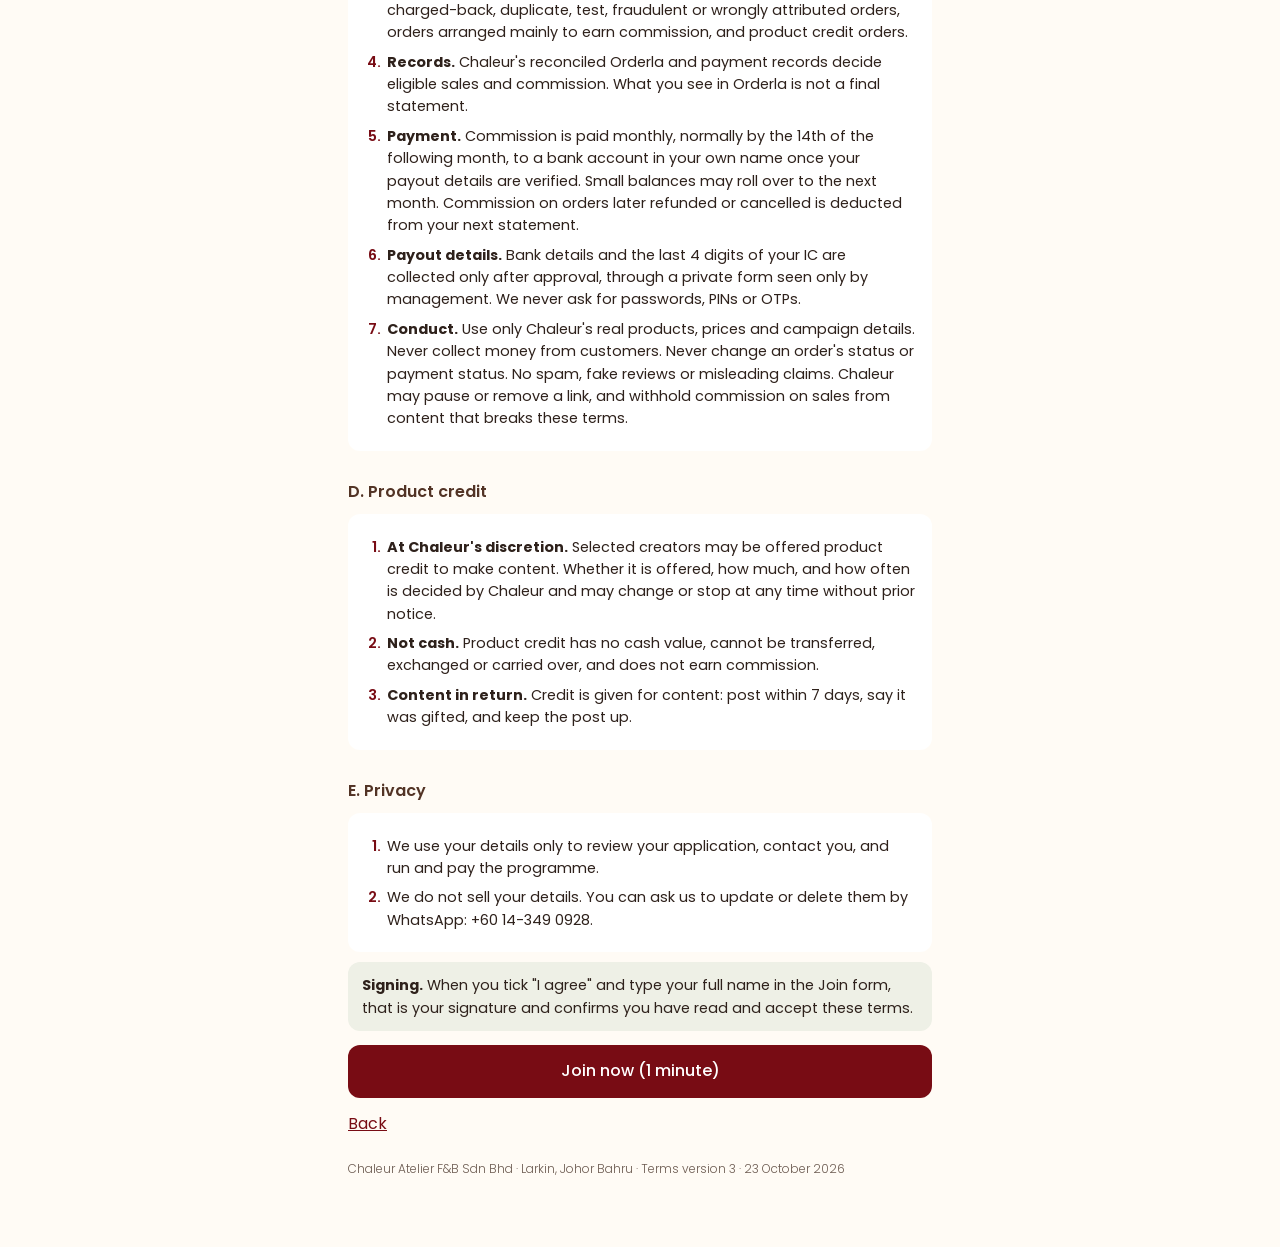
<file: terms.html>
<!doctype html><html lang="en"><head><meta charset="utf-8"><meta name="robots" content="noindex,nofollow"><meta name="viewport" content="width=device-width,initial-scale=1"><title>Programme Terms</title><link rel="stylesheet" href="style.css">
<style>
.card ol{margin:0;padding-left:1.4em}.card li{margin:.5em 0;padding-left:.2em}.card ol li::marker{color:var(--burg);font-weight:600}
.card ol ol{margin-top:.3em}.card ol ol li::marker{color:var(--sage)}
.key{background:var(--burgl);border-radius:12px;padding:12px 14px;font-size:.9rem;margin:10px 0}
.sign{background:var(--sagel);border-radius:12px;padding:12px 14px;font-size:.9rem;margin:10px 0}
</style></head><body><main>
<small>CHALEUR ATELIER PÂTISSERIE · TERMS AND CONDITIONS</small>
<h1>Creator Collab and Partner Programme Terms</h1>
<p>These terms apply to everyone who joins the Chaleur dessert collab, the Partner Programme, or both. Please read them before you sign the Join form.</p>
<div class="key"><b>Important:</b> Chaleur Atelier F&amp;B Sdn Bhd reserves the right to change, suspend or withdraw the programme, or any commission, product credit, benefit or term, at any time and without prior notice.</div>

<h2>A. General</h2>
<div class="card"><ol>
<li><b>Who we are.</b> The programme is run by Chaleur Atelier F&amp;B Sdn Bhd ("Chaleur", "we"), Larkin, Johor Bahru.</li>
<li><b>Joining.</b> Submitting the Join form is an application only. Chaleur decides, at its sole discretion, who is accepted, and does not have to give a reason.</li>
<li><b>Age.</b> You must be 18 or older.</li>
<li><b>Not employment.</b> This is a voluntary, non-exclusive, freelance arrangement. It is not employment and gives no salary, benefits, fixed hours or guaranteed income.</li>
<li><b>Changes and withdrawal.</b> Chaleur may change, suspend or withdraw the programme, these terms, any commission rate, product credit or other benefit, at any time and without prior notice. The version of these terms on this page applies from the time it is published.</li>
<li><b>Ending.</b> You or Chaleur may end your participation at any time. Chaleur may remove anyone from the programme without prior notice.</li>
<li><b>Tax.</b> You are responsible for any tax on what you receive.</li>
</ol></div>

<h2>B. Dessert collab</h2>
<div class="card"><ol>
<li><b>What you create.</b> One Reel posted on Instagram as a Collab with @chaleuratelier_my and on TikTok tagging @chaleuratelier_my, #chaleuratelierpatisserie in the caption, a Google Review, and the Reel sent to us in HD. Other platforms (XHS, Lemon8, Threads) are optional and agreed with us.</li>
<li><b>Timing.</b> Post within 7 days of receiving your dessert, and keep the post up.</li>
<li><b>Dessert.</b> The dessert, date and time are confirmed by Chaleur after approval. The dessert has no cash value and cannot be exchanged.</li>
<li><b>Honest content.</b> Content must be your own, accurate, and say clearly that it is a collab or gifted. Say "No alcohol, no pork, no lard". Do not say "halal" or make claims we have not approved.</li>
<li><b>Using your content.</b> You allow Chaleur to repost, share and feature your collab content on Chaleur's own channels, with credit to you.</li>
<li><b>Removal.</b> If we ask you to correct or remove content, please do so promptly.</li>
</ol></div>

<h2>C. Partner Programme</h2>
<div class="card"><ol>
<li><b>Your link.</b> Approved partners receive a personal Orderla link and a view-only login. Only orders placed and paid through your link can earn commission.</li>
<li><b>Commission.</b> Commission is calculated on the paid product value of eligible orders, after discounts and excluding delivery fees. Your commission rate is confirmed to you privately by Chaleur and may be changed by Chaleur at any time without prior notice.</li>
<li><b>What does not earn commission.</b> Unpaid, cancelled, refunded, charged-back, duplicate, test, fraudulent or wrongly attributed orders, orders arranged mainly to earn commission, and product credit orders.</li>
<li><b>Records.</b> Chaleur's reconciled Orderla and payment records decide eligible sales and commission. What you see in Orderla is not a final statement.</li>
<li><b>Payment.</b> Commission is paid monthly, normally by the 14th of the following month, to a bank account in your own name once your payout details are verified. Small balances may roll over to the next month. Commission on orders later refunded or cancelled is deducted from your next statement.</li>
<li><b>Payout details.</b> Bank details and the last 4 digits of your IC are collected only after approval, through a private form seen only by management. We never ask for passwords, PINs or OTPs.</li>
<li><b>Conduct.</b> Use only Chaleur's real products, prices and campaign details. Never collect money from customers. Never change an order's status or payment status. No spam, fake reviews or misleading claims. Chaleur may pause or remove a link, and withhold commission on sales from content that breaks these terms.</li>
</ol></div>

<h2>D. Product credit</h2>
<div class="card"><ol>
<li><b>At Chaleur's discretion.</b> Selected creators may be offered product credit to make content. Whether it is offered, how much, and how often is decided by Chaleur and may change or stop at any time without prior notice.</li>
<li><b>Not cash.</b> Product credit has no cash value, cannot be transferred, exchanged or carried over, and does not earn commission.</li>
<li><b>Content in return.</b> Credit is given for content: post within 7 days, say it was gifted, and keep the post up.</li>
</ol></div>

<h2>E. Privacy</h2>
<div class="card"><ol>
<li>We use your details only to review your application, contact you, and run and pay the programme.</li>
<li>We do not sell your details. You can ask us to update or delete them by WhatsApp: +60 14-349 0928.</li>
</ol></div>

<div class="sign"><b>Signing.</b> When you tick "I agree" and type your full name in the Join form, that is your signature and confirms you have read and accept these terms.</div>
<a class="btn" href="https://docs.google.com/forms/d/e/1FAIpQLSdHO5ipUSz1OcPJUrtC7IP_7ts5UuP9NXcawH-YcSr8pkwVww/viewform">Join now (1 minute)</a>
<a href="index.html">Back</a>
<p style="font-size:.75rem;margin-top:24px">Chaleur Atelier F&amp;B Sdn Bhd · Larkin, Johor Bahru · Terms version 3 · 23 October 2026</p>
</main></body></html>
</file>
<file: style.css>
@import url('https://fonts.googleapis.com/css2?family=Poppins:wght@300;400;500;600&display=swap');
:root{--sage:#8A8F74;--sagel:#EEF0E6;--burg:#780C14;--burgl:#F7E3E2;--brown:#523325;--ink:#2E211B;--soft:#6B5A50;--cream:#FFFBF5}
*{box-sizing:border-box}
body{margin:0;font-family:Poppins,system-ui,sans-serif;background:var(--cream);color:var(--ink);line-height:1.55;border-top:12px solid var(--sage)}
main{max-width:620px;margin:0 auto;padding:22px 18px 56px}
small{color:var(--burg);font-weight:500;font-size:.72rem;letter-spacing:.04em}
h1{color:var(--brown);font-size:1.6rem;line-height:1.25;margin:.25em 0 .2em;font-weight:600}
h2{color:var(--brown);font-size:1rem;margin:1.8em 0 .6em;font-weight:600}
p{color:var(--soft);font-weight:300;margin:.3em 0 1em}
a{color:var(--burg)}
.btn{display:block;text-align:center;background:var(--burg);color:#fff;text-decoration:none;padding:14px;border-radius:12px;font-weight:500;margin:14px 0}
.btn.alt{background:var(--sage)}
.lane{border-radius:12px;padding:14px 16px;margin:12px 0}
.lane.collab{background:var(--sagel)}.lane.partner{background:var(--burgl)}
.lane b.t{display:block;color:var(--brown);font-weight:600;margin-bottom:8px}
.step{display:flex;gap:10px;align-items:flex-start;background:#fff;border-radius:8px;padding:9px 11px;margin:6px 0;font-size:.88rem}
.step i{flex:none;width:22px;height:22px;border-radius:50%;background:var(--sage);color:#fff;font-style:normal;font-weight:600;font-size:.75rem;display:flex;align-items:center;justify-content:center}
.partner .step i{background:var(--burg)}
.card{background:#fff;border-radius:12px;padding:14px 16px;margin:10px 0;font-size:.9rem}
</file>
